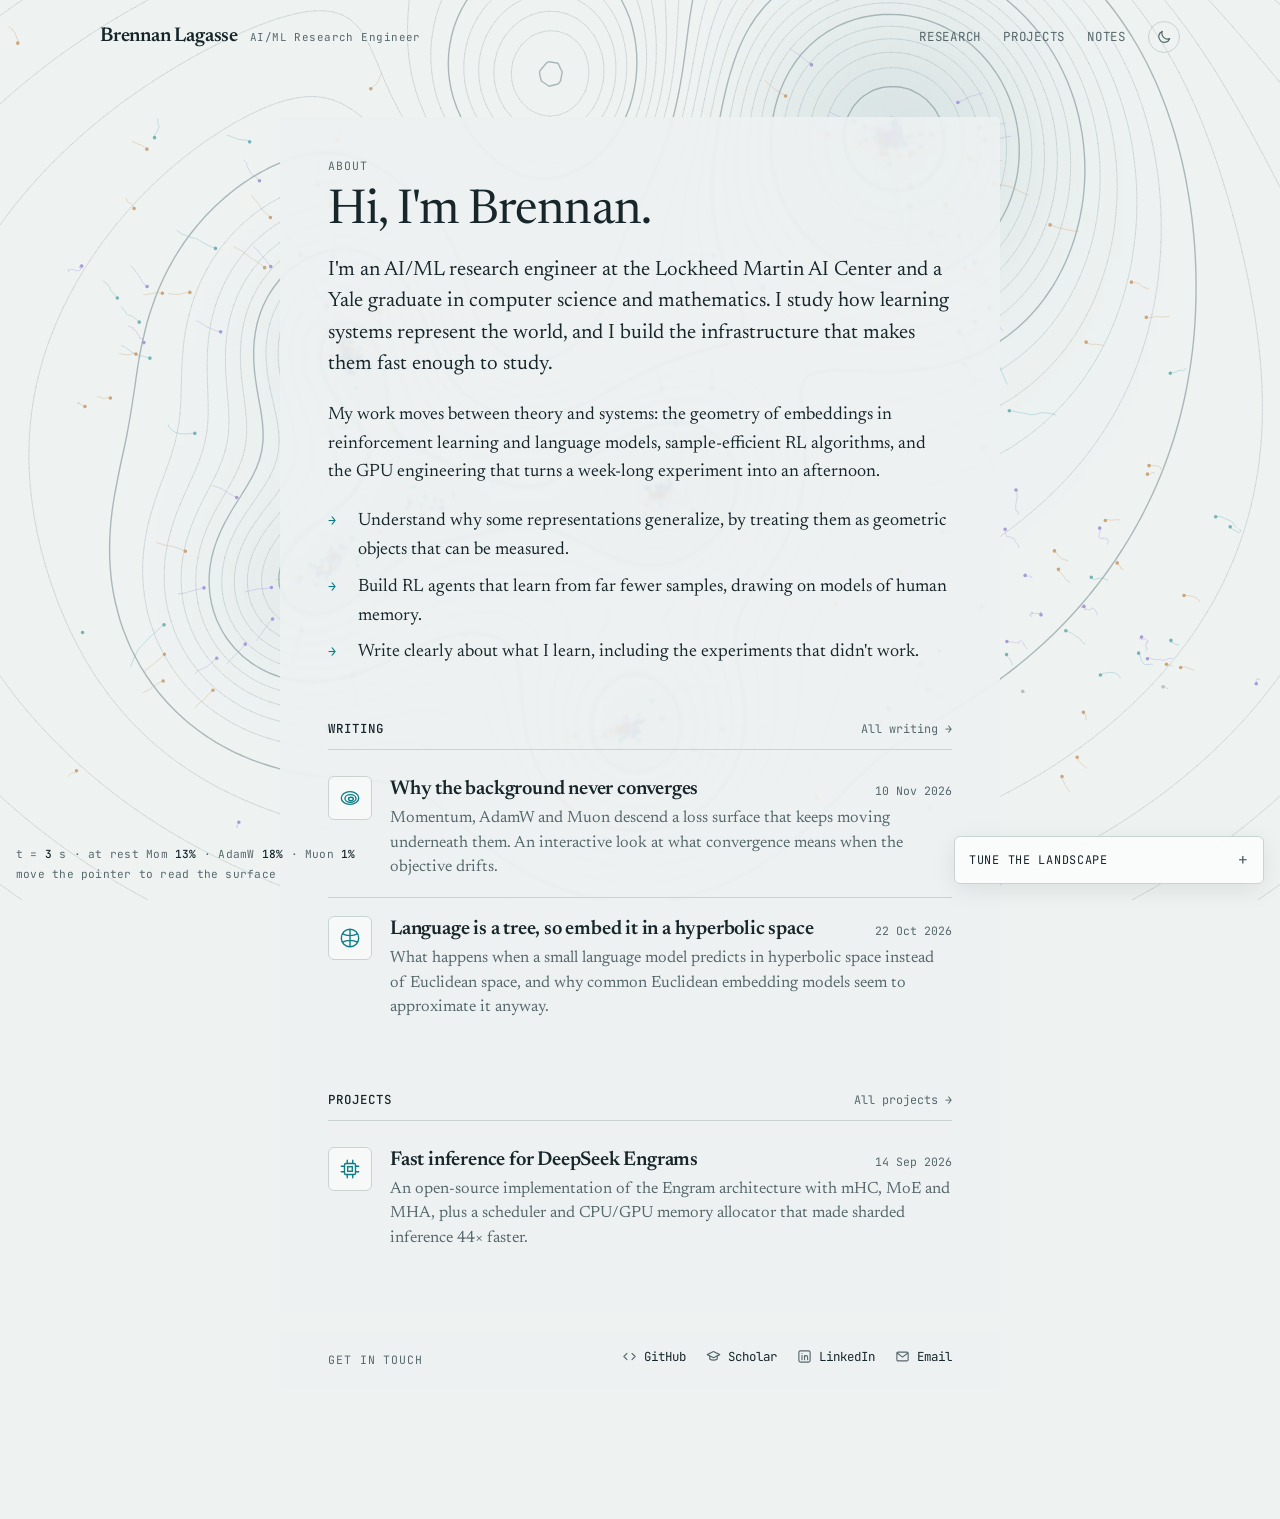
<file: index.html>
<!doctype html>
<html lang="en">
<head>
<meta charset="utf-8">
<meta name="viewport" content="width=device-width, initial-scale=1, viewport-fit=cover">
<title>Brennan Lagasse</title>
<meta name="description" content="Brennan Lagasse: AI/ML research engineer working on reinforcement learning, representation geometry and ML systems.">
<link rel="preconnect" href="https://fonts.googleapis.com">
<link rel="preconnect" href="https://fonts.gstatic.com" crossorigin>
<link rel="stylesheet" href="https://fonts.googleapis.com/css2?family=Newsreader:ital,opsz,wght@0,6..72,400;0,6..72,600;1,6..72,400&family=JetBrains+Mono:wght@400;500&display=swap">
<link rel="stylesheet" href="assets/site.css">
<script src="assets/theme.js"></script>
</head>
<body class="has-panel">

<canvas id="field" aria-hidden="true"></canvas>

<div class="site">
  <header class="nav">
    <a class="wordmark" href="index.html">Brennan Lagasse <small>AI/ML Research Engineer</small></a>
    <div class="nav-right">
      <nav aria-label="Primary">
        <ul>
          <li><a href="research.html">Research</a></li>
          <li><a href="projects.html">Projects</a></li>
          <li><a href="notes.html">Notes</a></li>
        </ul>
      </nav>
      <button type="button" class="theme-toggle" id="theme-toggle" aria-label="Switch to dark mode">
        <svg id="icon-moon" viewBox="0 0 24 24" fill="none" stroke="currentColor" stroke-width="1.8" stroke-linecap="round" stroke-linejoin="round" aria-hidden="true"><path d="M20.5 14.5A8.5 8.5 0 0 1 9.5 3.5a8.5 8.5 0 1 0 11 11z"/></svg>
        <svg id="icon-sun" viewBox="0 0 24 24" fill="none" stroke="currentColor" stroke-width="1.8" stroke-linecap="round" aria-hidden="true" hidden><circle cx="12" cy="12" r="4"/><path d="M12 2.5v2.2M12 19.3v2.2M2.5 12h2.2M19.3 12h2.2M5.3 5.3l1.6 1.6M17.1 17.1l1.6 1.6M5.3 18.7l1.6-1.6M17.1 6.9l1.6-1.6"/></svg>
      </button>
    </div>
  </header>

  <main class="column">
    <!-- About -->
    <section class="hero" aria-labelledby="hi">
      <p class="eyebrow">About</p>
      <h1 id="hi">Hi, I'm Brennan.</h1>
      <p class="lede">I'm an AI/ML research engineer at the Lockheed Martin AI Center and a Yale graduate in computer science and mathematics. I study how learning systems represent the world, and I build the infrastructure that makes them fast enough to study.</p>
      <p>My work moves between theory and systems: the geometry of embeddings in reinforcement learning and language models, sample-efficient RL algorithms, and the GPU engineering that turns a week-long experiment into an afternoon.</p>
      <ul class="objectives">
        <li>Understand why some representations generalize, by treating them as geometric objects that can be measured.</li>
        <li>Build RL agents that learn from far fewer samples, drawing on models of human memory.</li>
        <li>Write clearly about what I learn, including the experiments that didn't work.</li>
      </ul>
    </section>

    <!-- Writing -->
    <section class="section" aria-labelledby="writing">
      <div class="section-head">
        <h2 id="writing">Writing</h2>
        <a href="notes.html">All writing →</a>
      </div>
      <ul class="entries">
        <li>
          <a class="entry" href="notes/why-the-background-never-converges.html">
            <span class="entry-icon" aria-hidden="true">
              <svg viewBox="0 0 24 24" fill="none" stroke="currentColor" stroke-width="1.5"><ellipse cx="12" cy="12" rx="9.5" ry="7"/><ellipse cx="12.5" cy="12.5" rx="6" ry="4.2"/><ellipse cx="13" cy="13" rx="2.6" ry="1.8"/></svg>
            </span>
            <h3 class="entry-title">Why the background never converges</h3>
            <time class="entry-date" datetime="2026-11-10">10 Nov 2026</time>
            <p class="entry-blurb">Momentum, AdamW and Muon descend a loss surface that keeps moving underneath them. An interactive look at what convergence means when the objective drifts.</p>
          </a>
        </li>
        <li>
          <a class="entry" href="research/hyperbolic-language-models.html">
            <span class="entry-icon" aria-hidden="true">
              <svg viewBox="0 0 24 24" fill="none" stroke="currentColor" stroke-width="1.5"><circle cx="12" cy="12" r="9.5"/><path d="M12 2.5v19M4 7.5c4 2.5 12 2.5 16 0M4 16.5c4-2.5 12-2.5 16 0"/></svg>
            </span>
            <h3 class="entry-title">Language is a tree, so embed it in a hyperbolic space</h3>
            <time class="entry-date" datetime="2026-10-22">22 Oct 2026</time>
            <p class="entry-blurb">What happens when a small language model predicts in hyperbolic space instead of Euclidean space, and why common Euclidean embedding models seem to approximate it anyway.</p>
          </a>
        </li>
      </ul>
    </section>

    <!-- Projects -->
    <section class="section" aria-labelledby="projects">
      <div class="section-head">
        <h2 id="projects">Projects</h2>
        <a href="projects.html">All projects →</a>
      </div>
      <ul class="entries">
        <li>
          <a class="entry" href="projects/engram-inference.html">
            <span class="entry-icon" aria-hidden="true">
              <svg viewBox="0 0 24 24" fill="none" stroke="currentColor" stroke-width="1.5" stroke-linecap="round"><rect x="6" y="6" width="12" height="12" rx="1.5"/><rect x="9.5" y="9.5" width="5" height="5"/><path d="M9 2.5V6M15 2.5V6M9 18v3.5M15 18v3.5M2.5 9H6M2.5 15H6M18 9h3.5M18 15h3.5"/></svg>
            </span>
            <h3 class="entry-title">Fast inference for DeepSeek Engrams</h3>
            <time class="entry-date" datetime="2026-09-14">14 Sep 2026</time>
            <p class="entry-blurb">An open-source implementation of the Engram architecture with mHC, MoE and MHA, plus a scheduler and CPU/GPU memory allocator that made sharded inference 44× faster.</p>
          </a>
        </li>
      </ul>
    </section>
  </main>

  <footer class="contact" aria-label="Contact">
    <span class="contact-label">Get in touch</span>
    <ul>
      <li><a href="https://github.com/BrennanLagasse" target="_blank"><svg viewBox="0 0 24 24" fill="none" stroke="currentColor" stroke-width="1.8" stroke-linecap="round" stroke-linejoin="round" aria-hidden="true"><path d="M8 7l-5 5 5 5M16 7l5 5-5 5"/></svg>GitHub</a></li>
      <li><a href="https://scholar.google.com/citations?hl=en&amp;user=bope0coAAAAJ" target="_blank"><svg viewBox="0 0 24 24" fill="none" stroke="currentColor" stroke-width="1.8" stroke-linecap="round" stroke-linejoin="round" aria-hidden="true"><path d="M2 9l10-5 10 5-10 5z"/><path d="M6 11v5c3 2.5 9 2.5 12 0v-5"/></svg>Scholar</a></li>
      <li><a href="https://www.linkedin.com/in/brennan-lagasse" target="_blank"><svg viewBox="0 0 24 24" fill="none" stroke="currentColor" stroke-width="1.8" stroke-linecap="round" stroke-linejoin="round" aria-hidden="true"><rect x="3" y="3" width="18" height="18" rx="2.5"/><path d="M8 10.5V17M8 7.2v.1M12 17v-6.5M12 13.5c0-2 1.3-3 2.7-3s2.3 1 2.3 3V17"/></svg>LinkedIn</a></li>
      <li><a href="mailto:brennan.lagasse@yale.edu"><svg viewBox="0 0 24 24" fill="none" stroke="currentColor" stroke-width="1.8" stroke-linecap="round" stroke-linejoin="round" aria-hidden="true"><rect x="3" y="5" width="18" height="14" rx="2"/><path d="M3.5 6.5L12 13l8.5-6.5"/></svg>Email</a></li>
    </ul>
  </footer>
</div>

<div class="hud" id="hud" aria-live="off">
  <span>t = <b id="h-t">0</b> s · at rest <span id="h-rest"><b>0%</b></span></span>
  <span id="h-cursor">move the pointer to read the surface</span>
</div>

<!-- Starts collapsed; add the "open" attribute to start expanded. -->
<details class="panel" id="panel">
  <summary>Tune the landscape</summary>
  <div class="panel-body">
    <div class="group">
      <span class="group-label" id="lbl-opt">Optimizer</span>
      <div class="seg grid2" role="group" aria-labelledby="lbl-opt">
        <button type="button" data-opt="0" aria-pressed="false"><i class="dot mom"></i>Momentum GD</button>
        <button type="button" data-opt="1" aria-pressed="false"><i class="dot adam"></i>AdamW</button>
        <button type="button" data-opt="2" aria-pressed="false"><i class="dot muon"></i>Muon</button>
        <button type="button" data-opt="3" aria-pressed="true">Compare all</button>
      </div>
    </div>
    <p class="rule" id="rule"></p>

    <div class="row">
      <label for="c-n">Optimizers <output id="o-n"></output></label>
      <input type="range" id="c-n" min="60" max="1500" step="30" value="420">
    </div>
    <div class="row">
      <label for="c-drift">Landscape drift <output id="o-drift"></output></label>
      <input type="range" id="c-drift" min="0" max="4" step="0.1" value="1">
    </div>
    <div class="row">
      <label for="c-lr">Learning rate <output id="o-lr"></output></label>
      <input type="range" id="c-lr" min="0.1" max="3" step="0.1" value="1">
    </div>
    <div class="row">
      <label for="c-beta"><span id="beta-name">Momentum β</span> <output id="o-beta"></output></label>
      <input type="range" id="c-beta" min="0" max="0.97" step="0.01" value="0.9">
    </div>
    <div class="row" id="row-wd">
      <label for="c-wd">Weight decay λ (AdamW) <output id="o-wd"></output></label>
      <input type="range" id="c-wd" min="0" max="0.5" step="0.01" value="0.1">
    </div>
    <div class="row">
      <label for="c-temp">Gradient noise <output id="o-temp"></output></label>
      <input type="range" id="c-temp" min="0" max="1" step="0.05" value="0.3">
    </div>

    <div class="group">
      <span class="group-label" id="lbl-view">View</span>
      <div class="seg" role="group" aria-labelledby="lbl-view">
        <button type="button" id="v-bg" aria-pressed="true">Background</button>
        <button type="button" id="v-show" aria-pressed="false">Showcase</button>
      </div>
    </div>
    <div class="btns">
      <button type="button" id="b-play">Pause</button>
      <button type="button" id="b-seed">New landscape</button>
    </div>
  </div>
</details>

<script src="assets/basins.js"></script>
</body>
</html>
</file>
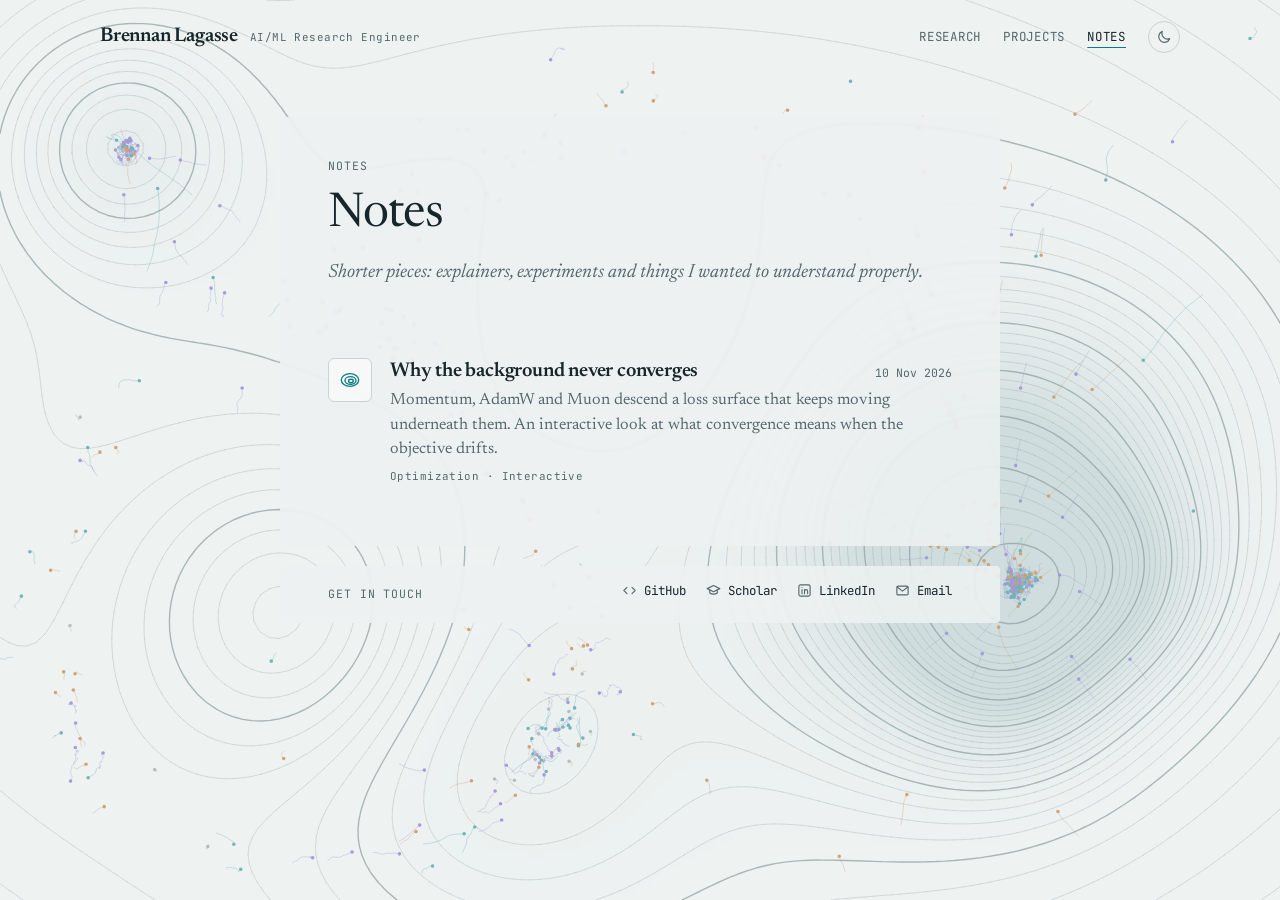
<file: notes.html>
<!doctype html>
<html lang="en">
<head>
<meta charset="utf-8">
<meta name="viewport" content="width=device-width, initial-scale=1, viewport-fit=cover">
<title>Notes · Brennan Lagasse</title>
<link rel="preconnect" href="https://fonts.googleapis.com">
<link rel="preconnect" href="https://fonts.gstatic.com" crossorigin>
<link rel="stylesheet" href="https://fonts.googleapis.com/css2?family=Newsreader:ital,opsz,wght@0,6..72,400;0,6..72,600;1,6..72,400&family=JetBrains+Mono:wght@400;500&display=swap">
<link rel="stylesheet" href="assets/site.css">
<script src="assets/theme.js"></script>
</head>
<body>

<canvas id="field" aria-hidden="true"></canvas>

<div class="site">
  <header class="nav">
    <a class="wordmark" href="index.html">Brennan Lagasse <small>AI/ML Research Engineer</small></a>
    <div class="nav-right">
      <nav aria-label="Primary">
        <ul>
          <li><a href="research.html">Research</a></li>
          <li><a href="projects.html">Projects</a></li>
          <li><a href="notes.html" aria-current="page">Notes</a></li>
        </ul>
      </nav>
      <button type="button" class="theme-toggle" id="theme-toggle" aria-label="Switch to dark mode">
        <svg id="icon-moon" viewBox="0 0 24 24" fill="none" stroke="currentColor" stroke-width="1.8" stroke-linecap="round" stroke-linejoin="round" aria-hidden="true"><path d="M20.5 14.5A8.5 8.5 0 0 1 9.5 3.5a8.5 8.5 0 1 0 11 11z"/></svg>
        <svg id="icon-sun" viewBox="0 0 24 24" fill="none" stroke="currentColor" stroke-width="1.8" stroke-linecap="round" aria-hidden="true" hidden><circle cx="12" cy="12" r="4"/><path d="M12 2.5v2.2M12 19.3v2.2M2.5 12h2.2M19.3 12h2.2M5.3 5.3l1.6 1.6M17.1 17.1l1.6 1.6M5.3 18.7l1.6-1.6M17.1 6.9l1.6-1.6"/></svg>
      </button>
    </div>
  </header>

  <main class="column">
    <p class="eyebrow">Notes</p>
    <h1>Notes</h1>
    <p class="dek">Shorter pieces: explainers, experiments and things I wanted to understand properly.</p>

    <section class="section" aria-label="Notes">
      <ul class="entries">
        <li>
          <a class="entry" href="notes/why-the-background-never-converges.html">
            <span class="entry-icon" aria-hidden="true">
              <svg viewBox="0 0 24 24" fill="none" stroke="currentColor" stroke-width="1.5"><ellipse cx="12" cy="12" rx="9.5" ry="7"/><ellipse cx="12.5" cy="12.5" rx="6" ry="4.2"/><ellipse cx="13" cy="13" rx="2.6" ry="1.8"/></svg>
            </span>
            <h3 class="entry-title">Why the background never converges</h3>
            <time class="entry-date" datetime="2026-11-10">10 Nov 2026</time>
            <p class="entry-blurb">Momentum, AdamW and Muon descend a loss surface that keeps moving underneath them. An interactive look at what convergence means when the objective drifts.<span class="entry-tags">Optimization · Interactive</span></p>
          </a>
        </li>
      </ul>
    </section>
  </main>

  <footer class="contact" aria-label="Contact">
    <span class="contact-label">Get in touch</span>
    <ul>
      <li><a href="https://github.com/BrennanLagasse"><svg viewBox="0 0 24 24" fill="none" stroke="currentColor" stroke-width="1.8" stroke-linecap="round" stroke-linejoin="round" aria-hidden="true"><path d="M8 7l-5 5 5 5M16 7l5 5-5 5"/></svg>GitHub</a></li>
      <li><a href="https://scholar.google.com/citations?hl=en&amp;user=bope0coAAAAJ"><svg viewBox="0 0 24 24" fill="none" stroke="currentColor" stroke-width="1.8" stroke-linecap="round" stroke-linejoin="round" aria-hidden="true"><path d="M2 9l10-5 10 5-10 5z"/><path d="M6 11v5c3 2.5 9 2.5 12 0v-5"/></svg>Scholar</a></li>
      <li><a href="https://www.linkedin.com/in/brennan-lagasse"><svg viewBox="0 0 24 24" fill="none" stroke="currentColor" stroke-width="1.8" stroke-linecap="round" stroke-linejoin="round" aria-hidden="true"><rect x="3" y="3" width="18" height="18" rx="2.5"/><path d="M8 10.5V17M8 7.2v.1M12 17v-6.5M12 13.5c0-2 1.3-3 2.7-3s2.3 1 2.3 3V17"/></svg>LinkedIn</a></li>
      <li><a href="mailto:brennan.lagasse@yale.edu"><svg viewBox="0 0 24 24" fill="none" stroke="currentColor" stroke-width="1.8" stroke-linecap="round" stroke-linejoin="round" aria-hidden="true"><rect x="3" y="5" width="18" height="14" rx="2"/><path d="M3.5 6.5L12 13l8.5-6.5"/></svg>Email</a></li>
    </ul>
  </footer>
</div>

<script src="assets/basins.js"></script>
</body>
</html>
</file>
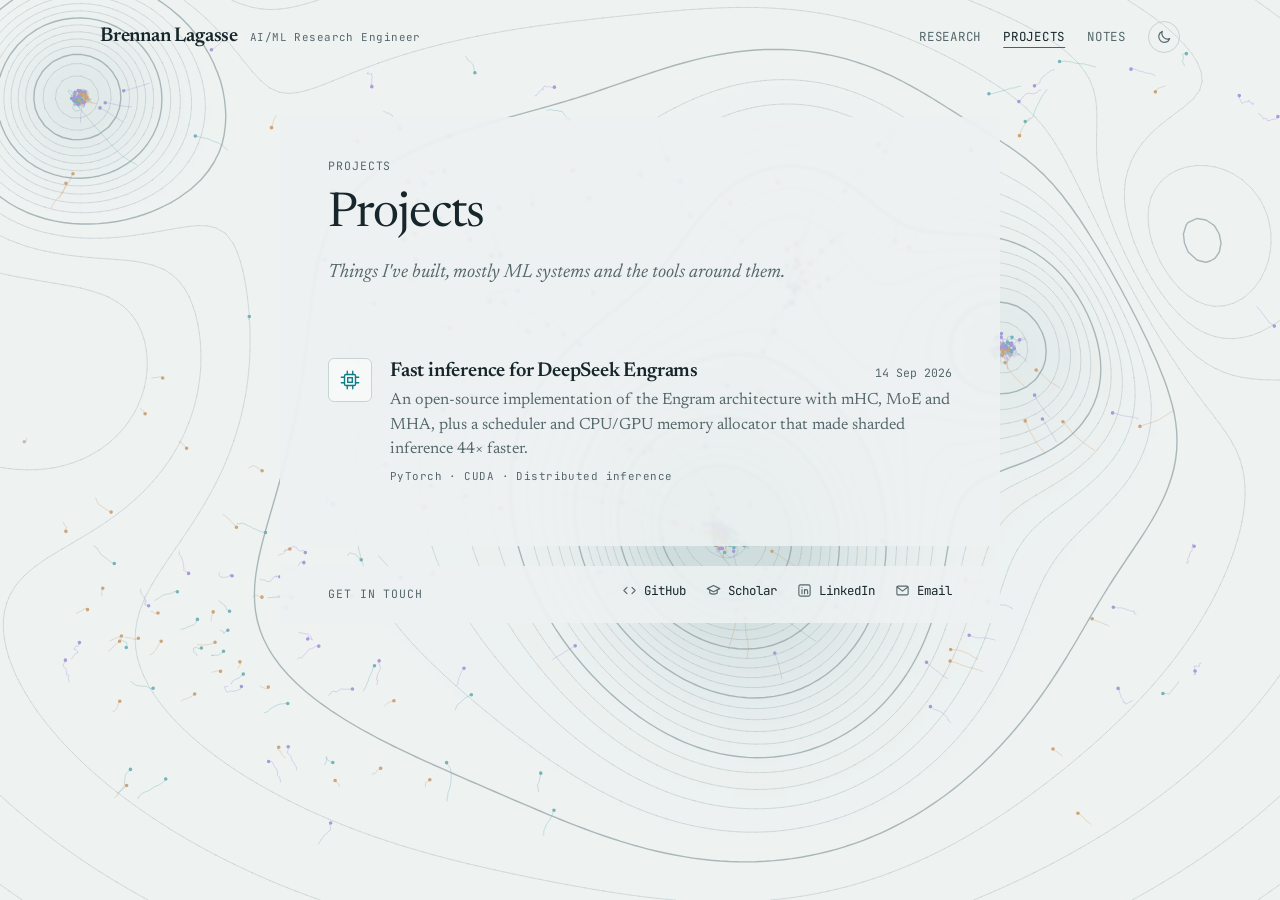
<file: projects.html>
<!doctype html>
<html lang="en">
<head>
<meta charset="utf-8">
<meta name="viewport" content="width=device-width, initial-scale=1, viewport-fit=cover">
<title>Projects · Brennan Lagasse</title>
<link rel="preconnect" href="https://fonts.googleapis.com">
<link rel="preconnect" href="https://fonts.gstatic.com" crossorigin>
<link rel="stylesheet" href="https://fonts.googleapis.com/css2?family=Newsreader:ital,opsz,wght@0,6..72,400;0,6..72,600;1,6..72,400&family=JetBrains+Mono:wght@400;500&display=swap">
<link rel="stylesheet" href="assets/site.css">
<script src="assets/theme.js"></script>
</head>
<body>

<canvas id="field" aria-hidden="true"></canvas>

<div class="site">
  <header class="nav">
    <a class="wordmark" href="index.html">Brennan Lagasse <small>AI/ML Research Engineer</small></a>
    <div class="nav-right">
      <nav aria-label="Primary">
        <ul>
          <li><a href="research.html">Research</a></li>
          <li><a href="projects.html" aria-current="page">Projects</a></li>
          <li><a href="notes.html">Notes</a></li>
        </ul>
      </nav>
      <button type="button" class="theme-toggle" id="theme-toggle" aria-label="Switch to dark mode">
        <svg id="icon-moon" viewBox="0 0 24 24" fill="none" stroke="currentColor" stroke-width="1.8" stroke-linecap="round" stroke-linejoin="round" aria-hidden="true"><path d="M20.5 14.5A8.5 8.5 0 0 1 9.5 3.5a8.5 8.5 0 1 0 11 11z"/></svg>
        <svg id="icon-sun" viewBox="0 0 24 24" fill="none" stroke="currentColor" stroke-width="1.8" stroke-linecap="round" aria-hidden="true" hidden><circle cx="12" cy="12" r="4"/><path d="M12 2.5v2.2M12 19.3v2.2M2.5 12h2.2M19.3 12h2.2M5.3 5.3l1.6 1.6M17.1 17.1l1.6 1.6M5.3 18.7l1.6-1.6M17.1 6.9l1.6-1.6"/></svg>
      </button>
    </div>
  </header>

  <main class="column">
    <p class="eyebrow">Projects</p>
    <h1>Projects</h1>
    <p class="dek">Things I've built, mostly ML systems and the tools around them.</p>

    <section class="section" aria-label="Project entries">
      <ul class="entries">
        <li>
          <a class="entry" href="projects/engram-inference.html">
            <span class="entry-icon" aria-hidden="true">
              <svg viewBox="0 0 24 24" fill="none" stroke="currentColor" stroke-width="1.5" stroke-linecap="round"><rect x="6" y="6" width="12" height="12" rx="1.5"/><rect x="9.5" y="9.5" width="5" height="5"/><path d="M9 2.5V6M15 2.5V6M9 18v3.5M15 18v3.5M2.5 9H6M2.5 15H6M18 9h3.5M18 15h3.5"/></svg>
            </span>
            <h3 class="entry-title">Fast inference for DeepSeek Engrams</h3>
            <time class="entry-date" datetime="2026-09-14">14 Sep 2026</time>
            <p class="entry-blurb">An open-source implementation of the Engram architecture with mHC, MoE and MHA, plus a scheduler and CPU/GPU memory allocator that made sharded inference 44× faster.<span class="entry-tags">PyTorch · CUDA · Distributed inference</span></p>
          </a>
        </li>
      </ul>
    </section>
  </main>

  <footer class="contact" aria-label="Contact">
    <span class="contact-label">Get in touch</span>
    <ul>
      <li><a href="https://github.com/BrennanLagasse"><svg viewBox="0 0 24 24" fill="none" stroke="currentColor" stroke-width="1.8" stroke-linecap="round" stroke-linejoin="round" aria-hidden="true"><path d="M8 7l-5 5 5 5M16 7l5 5-5 5"/></svg>GitHub</a></li>
      <li><a href="https://scholar.google.com/citations?hl=en&amp;user=bope0coAAAAJ"><svg viewBox="0 0 24 24" fill="none" stroke="currentColor" stroke-width="1.8" stroke-linecap="round" stroke-linejoin="round" aria-hidden="true"><path d="M2 9l10-5 10 5-10 5z"/><path d="M6 11v5c3 2.5 9 2.5 12 0v-5"/></svg>Scholar</a></li>
      <li><a href="https://www.linkedin.com/in/brennan-lagasse"><svg viewBox="0 0 24 24" fill="none" stroke="currentColor" stroke-width="1.8" stroke-linecap="round" stroke-linejoin="round" aria-hidden="true"><rect x="3" y="3" width="18" height="18" rx="2.5"/><path d="M8 10.5V17M8 7.2v.1M12 17v-6.5M12 13.5c0-2 1.3-3 2.7-3s2.3 1 2.3 3V17"/></svg>LinkedIn</a></li>
      <li><a href="mailto:brennan.lagasse@yale.edu"><svg viewBox="0 0 24 24" fill="none" stroke="currentColor" stroke-width="1.8" stroke-linecap="round" stroke-linejoin="round" aria-hidden="true"><rect x="3" y="5" width="18" height="14" rx="2"/><path d="M3.5 6.5L12 13l8.5-6.5"/></svg>Email</a></li>
    </ul>
  </footer>
</div>

<script src="assets/basins.js"></script>
</body>
</html>
</file>
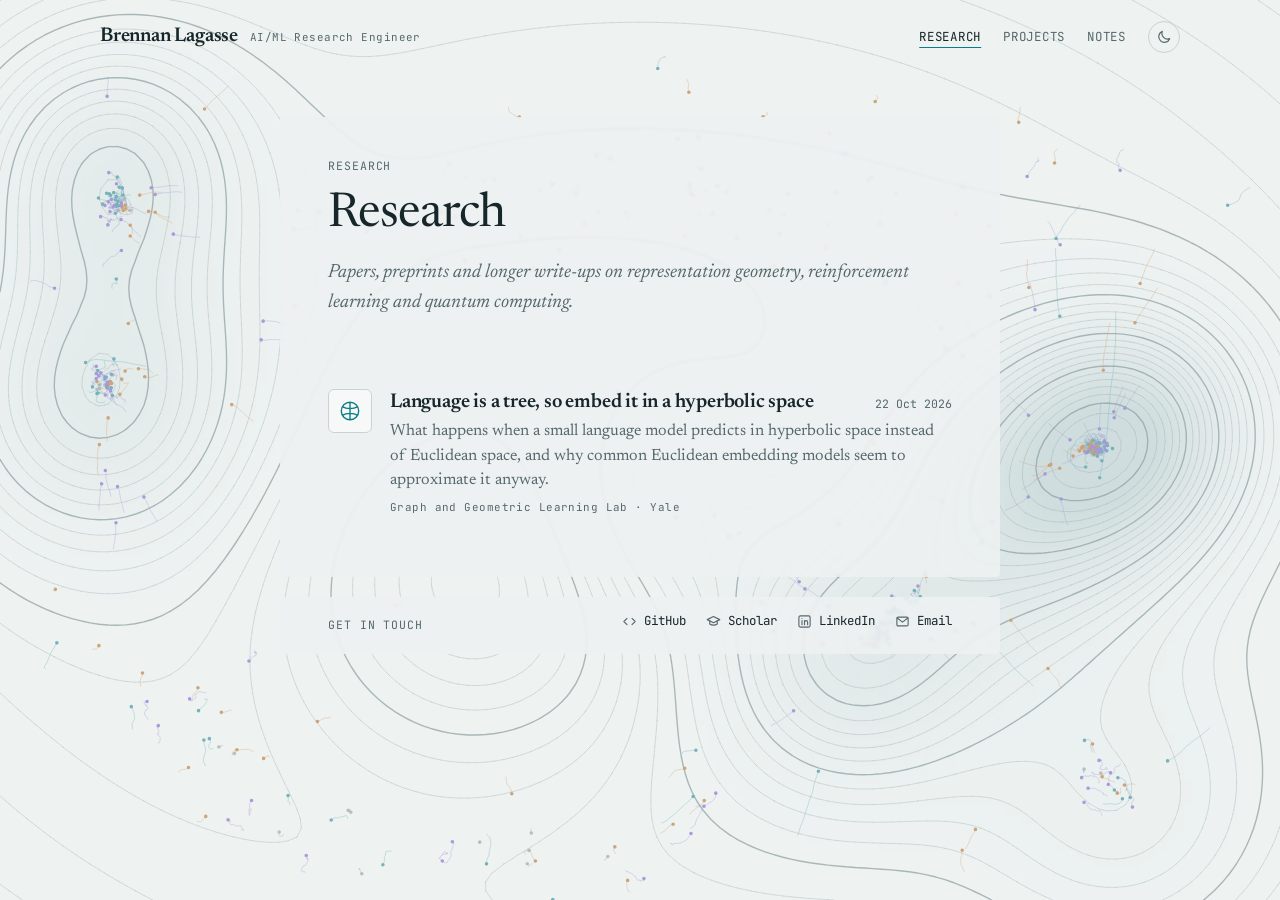
<file: research.html>
<!doctype html>
<html lang="en">
<head>
<meta charset="utf-8">
<meta name="viewport" content="width=device-width, initial-scale=1, viewport-fit=cover">
<title>Research · Brennan Lagasse</title>
<link rel="preconnect" href="https://fonts.googleapis.com">
<link rel="preconnect" href="https://fonts.gstatic.com" crossorigin>
<link rel="stylesheet" href="https://fonts.googleapis.com/css2?family=Newsreader:ital,opsz,wght@0,6..72,400;0,6..72,600;1,6..72,400&family=JetBrains+Mono:wght@400;500&display=swap">
<link rel="stylesheet" href="assets/site.css">
<script src="assets/theme.js"></script>
</head>
<body>

<canvas id="field" aria-hidden="true"></canvas>

<div class="site">
  <header class="nav">
    <a class="wordmark" href="index.html">Brennan Lagasse <small>AI/ML Research Engineer</small></a>
    <div class="nav-right">
      <nav aria-label="Primary">
        <ul>
          <li><a href="research.html" aria-current="page">Research</a></li>
          <li><a href="projects.html">Projects</a></li>
          <li><a href="notes.html">Notes</a></li>
        </ul>
      </nav>
      <button type="button" class="theme-toggle" id="theme-toggle" aria-label="Switch to dark mode">
        <svg id="icon-moon" viewBox="0 0 24 24" fill="none" stroke="currentColor" stroke-width="1.8" stroke-linecap="round" stroke-linejoin="round" aria-hidden="true"><path d="M20.5 14.5A8.5 8.5 0 0 1 9.5 3.5a8.5 8.5 0 1 0 11 11z"/></svg>
        <svg id="icon-sun" viewBox="0 0 24 24" fill="none" stroke="currentColor" stroke-width="1.8" stroke-linecap="round" aria-hidden="true" hidden><circle cx="12" cy="12" r="4"/><path d="M12 2.5v2.2M12 19.3v2.2M2.5 12h2.2M19.3 12h2.2M5.3 5.3l1.6 1.6M17.1 17.1l1.6 1.6M5.3 18.7l1.6-1.6M17.1 6.9l1.6-1.6"/></svg>
      </button>
    </div>
  </header>

  <main class="column">
    <p class="eyebrow">Research</p>
    <h1>Research</h1>
    <p class="dek">Papers, preprints and longer write-ups on representation geometry, reinforcement learning and quantum computing.</p>

    <section class="section" aria-label="Research entries">
      <ul class="entries">
        <li>
          <a class="entry" href="research/hyperbolic-language-models.html">
            <span class="entry-icon" aria-hidden="true">
              <svg viewBox="0 0 24 24" fill="none" stroke="currentColor" stroke-width="1.5"><circle cx="12" cy="12" r="9.5"/><path d="M12 2.5v19M4 7.5c4 2.5 12 2.5 16 0M4 16.5c4-2.5 12-2.5 16 0"/></svg>
            </span>
            <h3 class="entry-title">Language is a tree, so embed it in a hyperbolic space</h3>
            <time class="entry-date" datetime="2026-10-22">22 Oct 2026</time>
            <p class="entry-blurb">What happens when a small language model predicts in hyperbolic space instead of Euclidean space, and why common Euclidean embedding models seem to approximate it anyway.<span class="entry-tags">Graph and Geometric Learning Lab · Yale</span></p>
          </a>
        </li>
      </ul>
    </section>
  </main>

  <footer class="contact" aria-label="Contact">
    <span class="contact-label">Get in touch</span>
    <ul>
      <li><a href="https://github.com/BrennanLagasse"><svg viewBox="0 0 24 24" fill="none" stroke="currentColor" stroke-width="1.8" stroke-linecap="round" stroke-linejoin="round" aria-hidden="true"><path d="M8 7l-5 5 5 5M16 7l5 5-5 5"/></svg>GitHub</a></li>
      <li><a href="https://scholar.google.com/citations?hl=en&amp;user=bope0coAAAAJ"><svg viewBox="0 0 24 24" fill="none" stroke="currentColor" stroke-width="1.8" stroke-linecap="round" stroke-linejoin="round" aria-hidden="true"><path d="M2 9l10-5 10 5-10 5z"/><path d="M6 11v5c3 2.5 9 2.5 12 0v-5"/></svg>Scholar</a></li>
      <li><a href="https://www.linkedin.com/in/brennan-lagasse"><svg viewBox="0 0 24 24" fill="none" stroke="currentColor" stroke-width="1.8" stroke-linecap="round" stroke-linejoin="round" aria-hidden="true"><rect x="3" y="3" width="18" height="18" rx="2.5"/><path d="M8 10.5V17M8 7.2v.1M12 17v-6.5M12 13.5c0-2 1.3-3 2.7-3s2.3 1 2.3 3V17"/></svg>LinkedIn</a></li>
      <li><a href="mailto:brennan.lagasse@yale.edu"><svg viewBox="0 0 24 24" fill="none" stroke="currentColor" stroke-width="1.8" stroke-linecap="round" stroke-linejoin="round" aria-hidden="true"><rect x="3" y="5" width="18" height="14" rx="2"/><path d="M3.5 6.5L12 13l8.5-6.5"/></svg>Email</a></li>
    </ul>
  </footer>
</div>

<script src="assets/basins.js"></script>
</body>
</html>
</file>
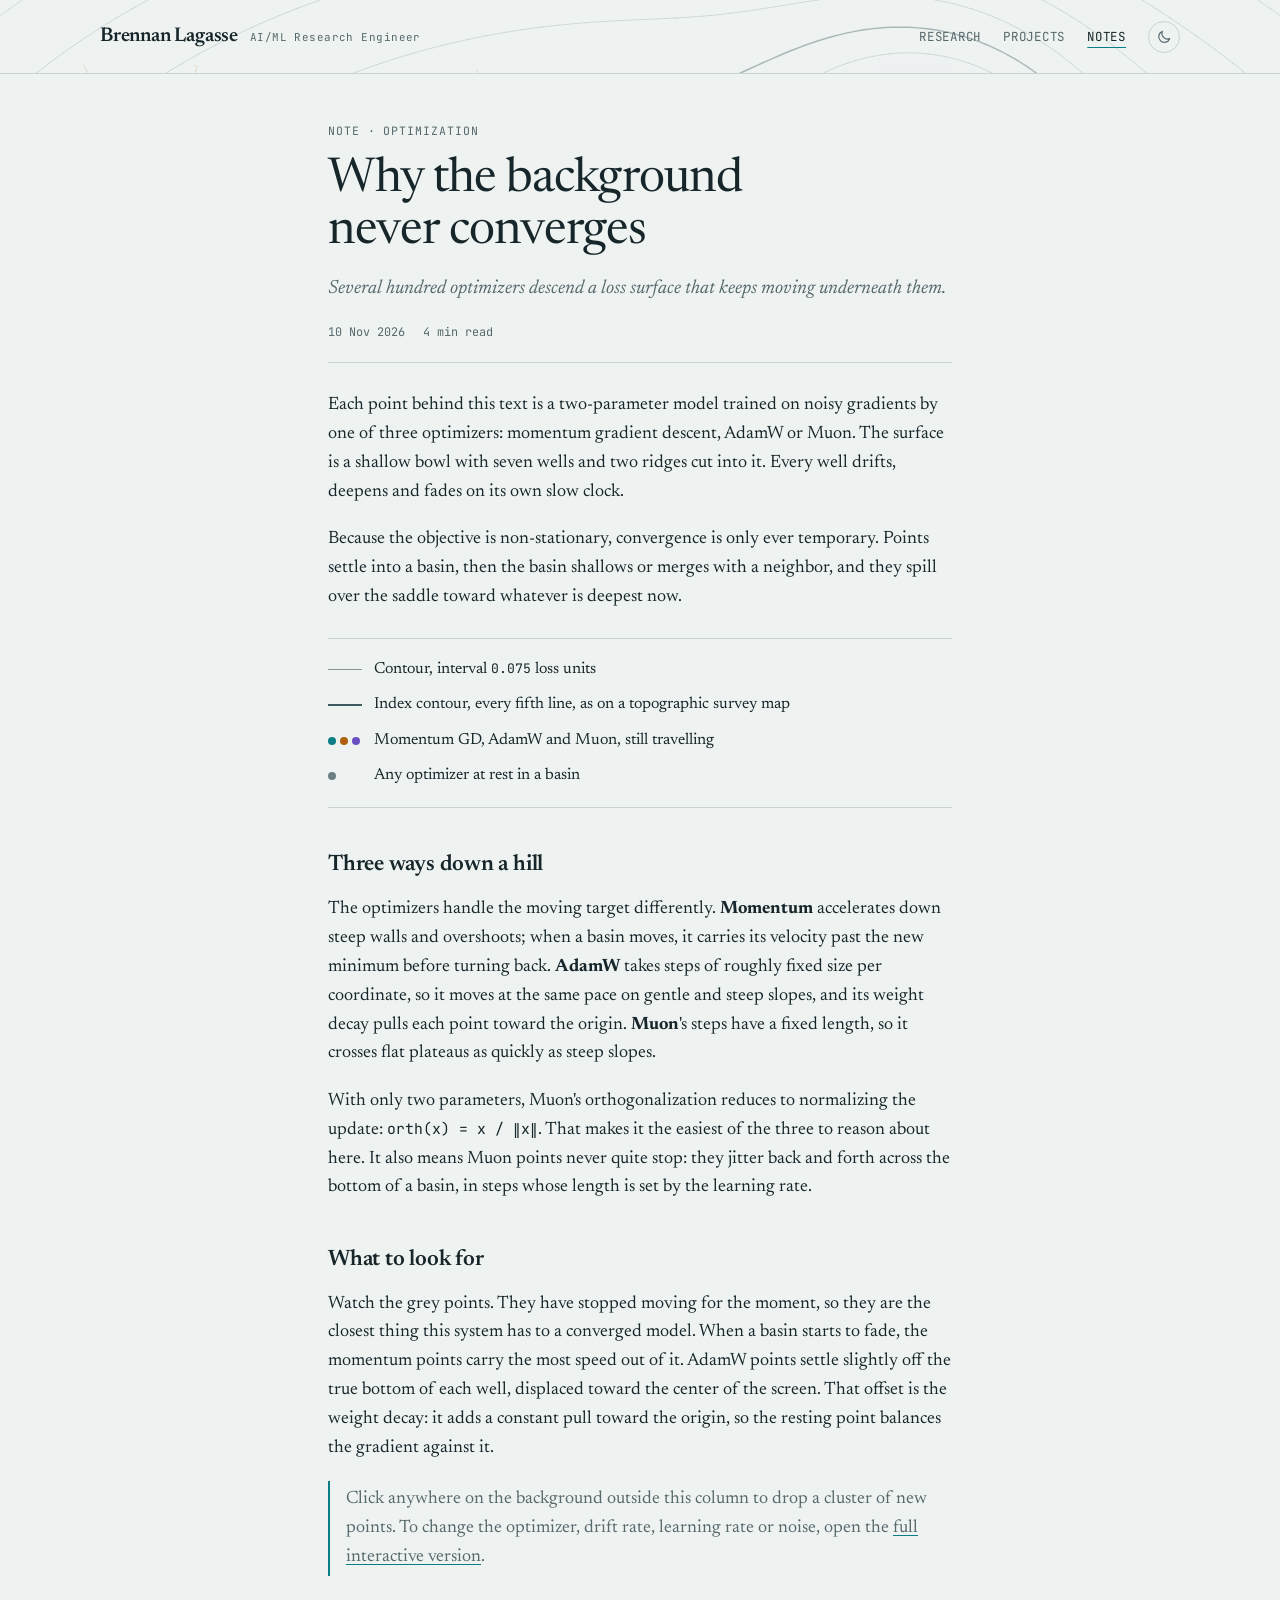
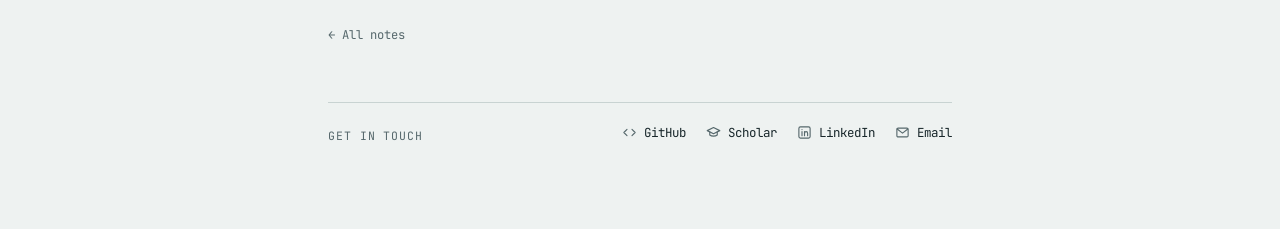
<file: notes/why-the-background-never-converges.html>
<!doctype html>
<html lang="en">
<head>
<meta charset="utf-8">
<meta name="viewport" content="width=device-width, initial-scale=1, viewport-fit=cover">
<title>Why the background never converges · Brennan Lagasse</title>
<meta name="description" content="Momentum, AdamW and Muon descend a loss surface that keeps moving underneath them.">
<link rel="preconnect" href="https://fonts.googleapis.com">
<link rel="preconnect" href="https://fonts.gstatic.com" crossorigin>
<link rel="stylesheet" href="https://fonts.googleapis.com/css2?family=Newsreader:ital,opsz,wght@0,6..72,400;0,6..72,600;1,6..72,400&family=JetBrains+Mono:wght@400;500&display=swap">
<link rel="stylesheet" href="../assets/site.css">
<script src="../assets/theme.js"></script>
</head>
<body class="article-page">

<canvas id="field" aria-hidden="true"></canvas>

<div class="site">
  <header class="nav">
    <a class="wordmark" href="../index.html">Brennan Lagasse <small>AI/ML Research Engineer</small></a>
    <div class="nav-right">
      <nav aria-label="Primary">
        <ul>
          <li><a href="../research.html">Research</a></li>
          <li><a href="../projects.html">Projects</a></li>
          <li><a href="../notes.html" aria-current="page">Notes</a></li>
        </ul>
      </nav>
      <button type="button" class="theme-toggle" id="theme-toggle" aria-label="Switch to dark mode">
        <svg id="icon-moon" viewBox="0 0 24 24" fill="none" stroke="currentColor" stroke-width="1.8" stroke-linecap="round" stroke-linejoin="round" aria-hidden="true"><path d="M20.5 14.5A8.5 8.5 0 0 1 9.5 3.5a8.5 8.5 0 1 0 11 11z"/></svg>
        <svg id="icon-sun" viewBox="0 0 24 24" fill="none" stroke="currentColor" stroke-width="1.8" stroke-linecap="round" aria-hidden="true" hidden><circle cx="12" cy="12" r="4"/><path d="M12 2.5v2.2M12 19.3v2.2M2.5 12h2.2M19.3 12h2.2M5.3 5.3l1.6 1.6M17.1 17.1l1.6 1.6M5.3 18.7l1.6-1.6M17.1 6.9l1.6-1.6"/></svg>
      </button>
    </div>
  </header>

  <div class="sheet">
  <main class="column">
    <article>
      <p class="eyebrow">Note · Optimization</p>
      <h1>Why the background never converges</h1>
      <p class="dek">Several hundred optimizers descend a loss surface that keeps moving underneath them.</p>
      <div class="meta">
        <time datetime="2026-11-10">10 Nov 2026</time>
        <span>4 min read</span>
      </div>

      <div class="prose">
        <p>Each point behind this text is a two-parameter model trained on noisy gradients by one of three optimizers: momentum gradient descent, AdamW or Muon. The surface is a shallow bowl with seven wells and two ridges cut into it. Every well drifts, deepens and fades on its own slow clock.</p>

        <p>Because the objective is non-stationary, convergence is only ever temporary. Points settle into a basin, then the basin shallows or merges with a neighbor, and they spill over the saddle toward whatever is deepest now.</p>

        <div class="legend">
          <div><span class="sw minor"></span><span>Contour, interval <span class="k">0.075</span> loss units</span></div>
          <div><span class="sw major"></span><span>Index contour, every fifth line, as on a topographic survey map</span></div>
          <div><span class="dots"><i class="dot mom"></i><i class="dot adam"></i><i class="dot muon"></i></span><span>Momentum GD, AdamW and Muon, still travelling</span></div>
          <div><span class="dots"><i class="dot rest"></i></span><span>Any optimizer at rest in a basin</span></div>
        </div>

        <h2>Three ways down a hill</h2>
        <p>The optimizers handle the moving target differently. <b>Momentum</b> accelerates down steep walls and overshoots; when a basin moves, it carries its velocity past the new minimum before turning back. <b>AdamW</b> takes steps of roughly fixed size per coordinate, so it moves at the same pace on gentle and steep slopes, and its weight decay pulls each point toward the origin. <b>Muon</b>'s steps have a fixed length, so it crosses flat plateaus as quickly as steep slopes.</p>

        <p>With only two parameters, Muon's orthogonalization reduces to normalizing the update: <span class="k">orth(x) = x / ‖x‖</span>. That makes it the easiest of the three to reason about here. It also means Muon points never quite stop: they jitter back and forth across the bottom of a basin, in steps whose length is set by the learning rate.</p>

        <h2>What to look for</h2>
        <p>Watch the grey points. They have stopped moving for the moment, so they are the closest thing this system has to a converged model. When a basin starts to fade, the momentum points carry the most speed out of it. AdamW points settle slightly off the true bottom of each well, displaced toward the center of the screen. That offset is the weight decay: it adds a constant pull toward the origin, so the resting point balances the gradient against it.</p>

        <p class="callout">Click anywhere on the background outside this column to drop a cluster of new points. To change the optimizer, drift rate, learning rate or noise, open the <a href="../prototypes/drifting-basins.html">full interactive version</a>.</p>
      </div>
    </article>
    <a class="back" href="../notes.html">← All notes</a>
  </main>

  <footer class="contact" aria-label="Contact">
    <span class="contact-label">Get in touch</span>
    <ul>
      <li><a href="https://github.com/BrennanLagasse"><svg viewBox="0 0 24 24" fill="none" stroke="currentColor" stroke-width="1.8" stroke-linecap="round" stroke-linejoin="round" aria-hidden="true"><path d="M8 7l-5 5 5 5M16 7l5 5-5 5"/></svg>GitHub</a></li>
      <li><a href="https://scholar.google.com/citations?hl=en&amp;user=bope0coAAAAJ"><svg viewBox="0 0 24 24" fill="none" stroke="currentColor" stroke-width="1.8" stroke-linecap="round" stroke-linejoin="round" aria-hidden="true"><path d="M2 9l10-5 10 5-10 5z"/><path d="M6 11v5c3 2.5 9 2.5 12 0v-5"/></svg>Scholar</a></li>
      <li><a href="https://www.linkedin.com/in/brennan-lagasse"><svg viewBox="0 0 24 24" fill="none" stroke="currentColor" stroke-width="1.8" stroke-linecap="round" stroke-linejoin="round" aria-hidden="true"><rect x="3" y="3" width="18" height="18" rx="2.5"/><path d="M8 10.5V17M8 7.2v.1M12 17v-6.5M12 13.5c0-2 1.3-3 2.7-3s2.3 1 2.3 3V17"/></svg>LinkedIn</a></li>
      <li><a href="mailto:brennan.lagasse@yale.edu"><svg viewBox="0 0 24 24" fill="none" stroke="currentColor" stroke-width="1.8" stroke-linecap="round" stroke-linejoin="round" aria-hidden="true"><rect x="3" y="5" width="18" height="14" rx="2"/><path d="M3.5 6.5L12 13l8.5-6.5"/></svg>Email</a></li>
    </ul>
  </footer>
  </div>
</div>

<script src="../assets/basins.js"></script>
</body>
</html>
</file>
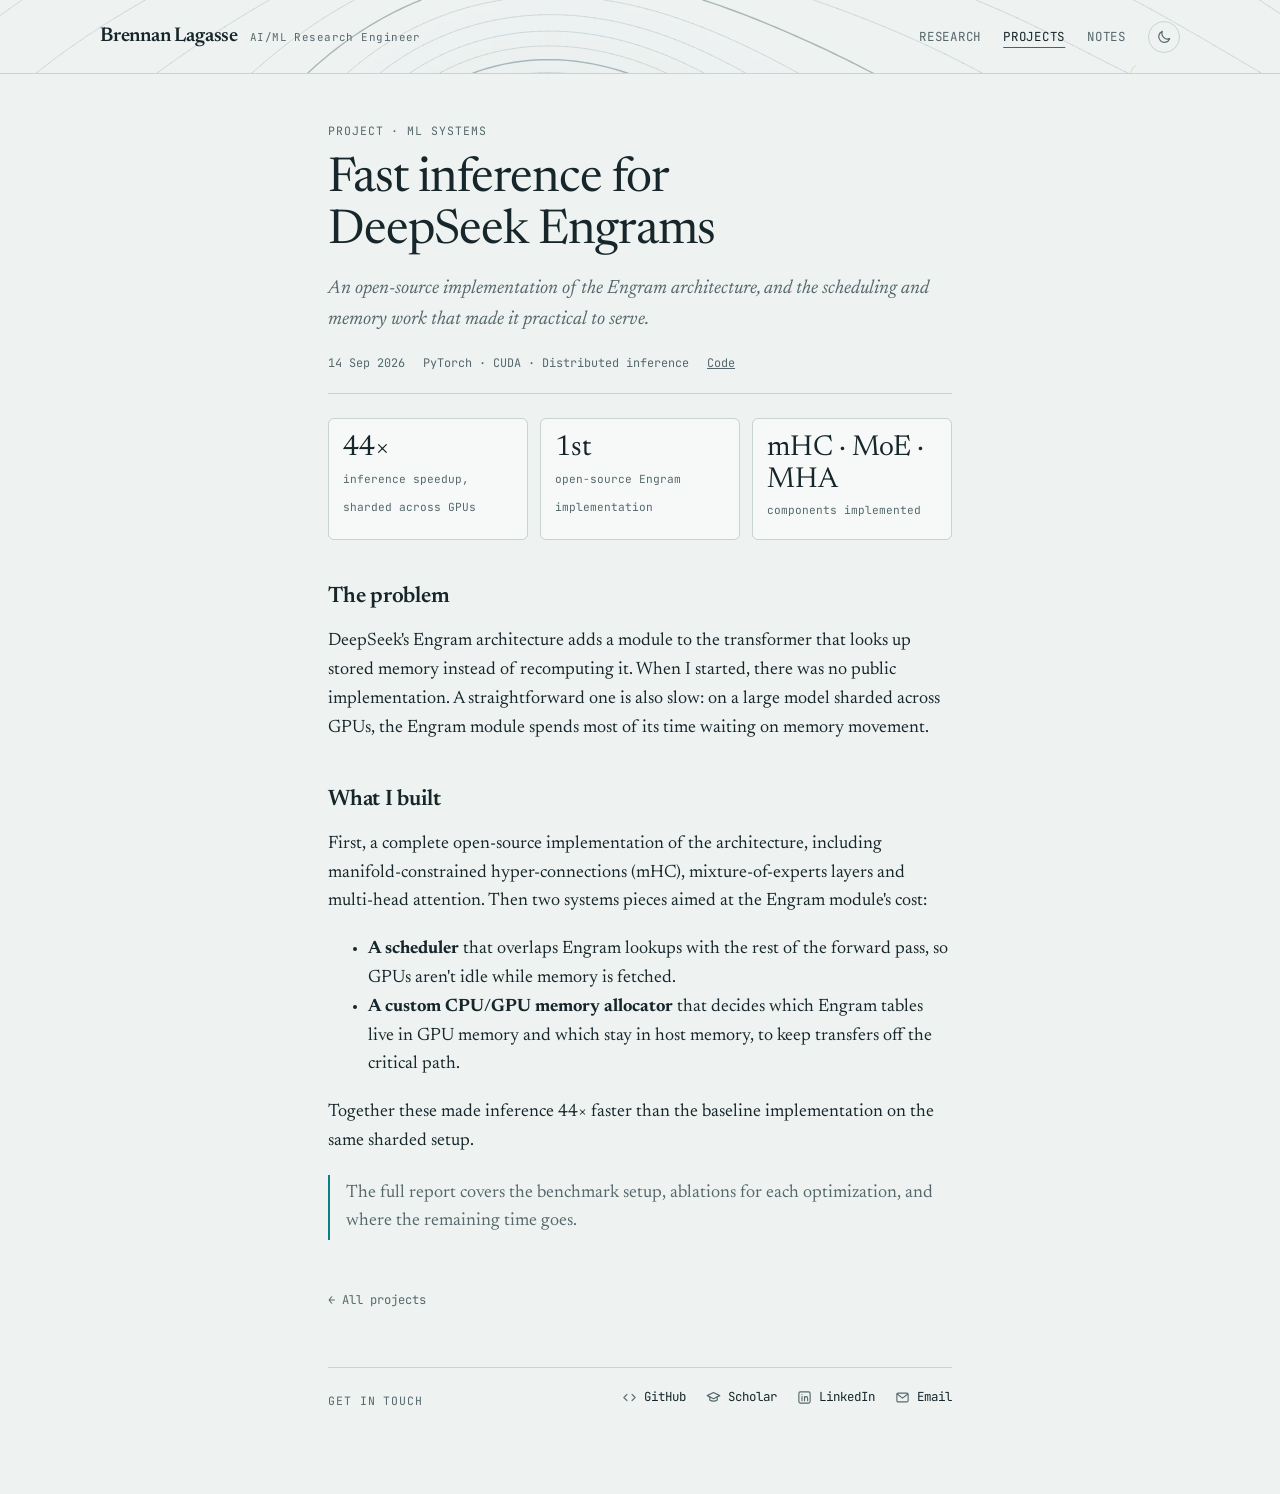
<file: projects/engram-inference.html>
<!doctype html>
<html lang="en">
<head>
<meta charset="utf-8">
<meta name="viewport" content="width=device-width, initial-scale=1, viewport-fit=cover">
<title>Fast inference for DeepSeek Engrams · Brennan Lagasse</title>
<meta name="description" content="An open-source implementation of the DeepSeek Engram architecture, with a scheduler and memory allocator for 44x faster sharded inference.">
<link rel="preconnect" href="https://fonts.googleapis.com">
<link rel="preconnect" href="https://fonts.gstatic.com" crossorigin>
<link rel="stylesheet" href="https://fonts.googleapis.com/css2?family=Newsreader:ital,opsz,wght@0,6..72,400;0,6..72,600;1,6..72,400&family=JetBrains+Mono:wght@400;500&display=swap">
<link rel="stylesheet" href="../assets/site.css">
<script src="../assets/theme.js"></script>
</head>
<body class="article-page">

<canvas id="field" aria-hidden="true"></canvas>

<div class="site">
  <header class="nav">
    <a class="wordmark" href="../index.html">Brennan Lagasse <small>AI/ML Research Engineer</small></a>
    <div class="nav-right">
      <nav aria-label="Primary">
        <ul>
          <li><a href="../research.html">Research</a></li>
          <li><a href="../projects.html" aria-current="page">Projects</a></li>
          <li><a href="../notes.html">Notes</a></li>
        </ul>
      </nav>
      <button type="button" class="theme-toggle" id="theme-toggle" aria-label="Switch to dark mode">
        <svg id="icon-moon" viewBox="0 0 24 24" fill="none" stroke="currentColor" stroke-width="1.8" stroke-linecap="round" stroke-linejoin="round" aria-hidden="true"><path d="M20.5 14.5A8.5 8.5 0 0 1 9.5 3.5a8.5 8.5 0 1 0 11 11z"/></svg>
        <svg id="icon-sun" viewBox="0 0 24 24" fill="none" stroke="currentColor" stroke-width="1.8" stroke-linecap="round" aria-hidden="true" hidden><circle cx="12" cy="12" r="4"/><path d="M12 2.5v2.2M12 19.3v2.2M2.5 12h2.2M19.3 12h2.2M5.3 5.3l1.6 1.6M17.1 17.1l1.6 1.6M5.3 18.7l1.6-1.6M17.1 6.9l1.6-1.6"/></svg>
      </button>
    </div>
  </header>

  <div class="sheet">
  <main class="column">
    <article>
      <p class="eyebrow">Project · ML systems</p>
      <h1>Fast inference for DeepSeek Engrams</h1>
      <p class="dek">An open-source implementation of the Engram architecture, and the scheduling and memory work that made it practical to serve.</p>
      <div class="meta">
        <time datetime="2026-09-14">14 Sep 2026</time>
        <span>PyTorch · CUDA · Distributed inference</span>
        <!-- TODO: point this at the project repo -->
        <a href="https://github.com/BrennanLagasse">Code</a>
      </div>

      <div class="figures">
        <div class="figure"><b>44×</b><span>inference speedup, sharded across GPUs</span></div>
        <div class="figure"><b>1st</b><span>open-source Engram implementation</span></div>
        <div class="figure"><b>mHC · MoE · MHA</b><span>components implemented</span></div>
      </div>

      <div class="prose">
        <h2>The problem</h2>
        <p>DeepSeek's Engram architecture adds a module to the transformer that looks up stored memory instead of recomputing it. When I started, there was no public implementation. A straightforward one is also slow: on a large model sharded across GPUs, the Engram module spends most of its time waiting on memory movement.</p>

        <h2>What I built</h2>
        <p>First, a complete open-source implementation of the architecture, including manifold-constrained hyper-connections (mHC), mixture-of-experts layers and multi-head attention. Then two systems pieces aimed at the Engram module's cost:</p>
        <ul>
          <li><b>A scheduler</b> that overlaps Engram lookups with the rest of the forward pass, so GPUs aren't idle while memory is fetched.</li>
          <li><b>A custom CPU/GPU memory allocator</b> that decides which Engram tables live in GPU memory and which stay in host memory, to keep transfers off the critical path.</li>
        </ul>
        <p>Together these made inference 44× faster than the baseline implementation on the same sharded setup.</p>

        <p class="callout">The full report covers the benchmark setup, ablations for each optimization, and where the remaining time goes.</p>
      </div>
    </article>
    <a class="back" href="../projects.html">← All projects</a>
  </main>

  <footer class="contact" aria-label="Contact">
    <span class="contact-label">Get in touch</span>
    <ul>
      <li><a href="https://github.com/BrennanLagasse"><svg viewBox="0 0 24 24" fill="none" stroke="currentColor" stroke-width="1.8" stroke-linecap="round" stroke-linejoin="round" aria-hidden="true"><path d="M8 7l-5 5 5 5M16 7l5 5-5 5"/></svg>GitHub</a></li>
      <li><a href="https://scholar.google.com/citations?hl=en&amp;user=bope0coAAAAJ"><svg viewBox="0 0 24 24" fill="none" stroke="currentColor" stroke-width="1.8" stroke-linecap="round" stroke-linejoin="round" aria-hidden="true"><path d="M2 9l10-5 10 5-10 5z"/><path d="M6 11v5c3 2.5 9 2.5 12 0v-5"/></svg>Scholar</a></li>
      <li><a href="https://www.linkedin.com/in/brennan-lagasse"><svg viewBox="0 0 24 24" fill="none" stroke="currentColor" stroke-width="1.8" stroke-linecap="round" stroke-linejoin="round" aria-hidden="true"><rect x="3" y="3" width="18" height="18" rx="2.5"/><path d="M8 10.5V17M8 7.2v.1M12 17v-6.5M12 13.5c0-2 1.3-3 2.7-3s2.3 1 2.3 3V17"/></svg>LinkedIn</a></li>
      <li><a href="mailto:brennan.lagasse@yale.edu"><svg viewBox="0 0 24 24" fill="none" stroke="currentColor" stroke-width="1.8" stroke-linecap="round" stroke-linejoin="round" aria-hidden="true"><rect x="3" y="5" width="18" height="14" rx="2"/><path d="M3.5 6.5L12 13l8.5-6.5"/></svg>Email</a></li>
    </ul>
  </footer>
  </div>
</div>

<script src="../assets/basins.js"></script>
</body>
</html>
</file>
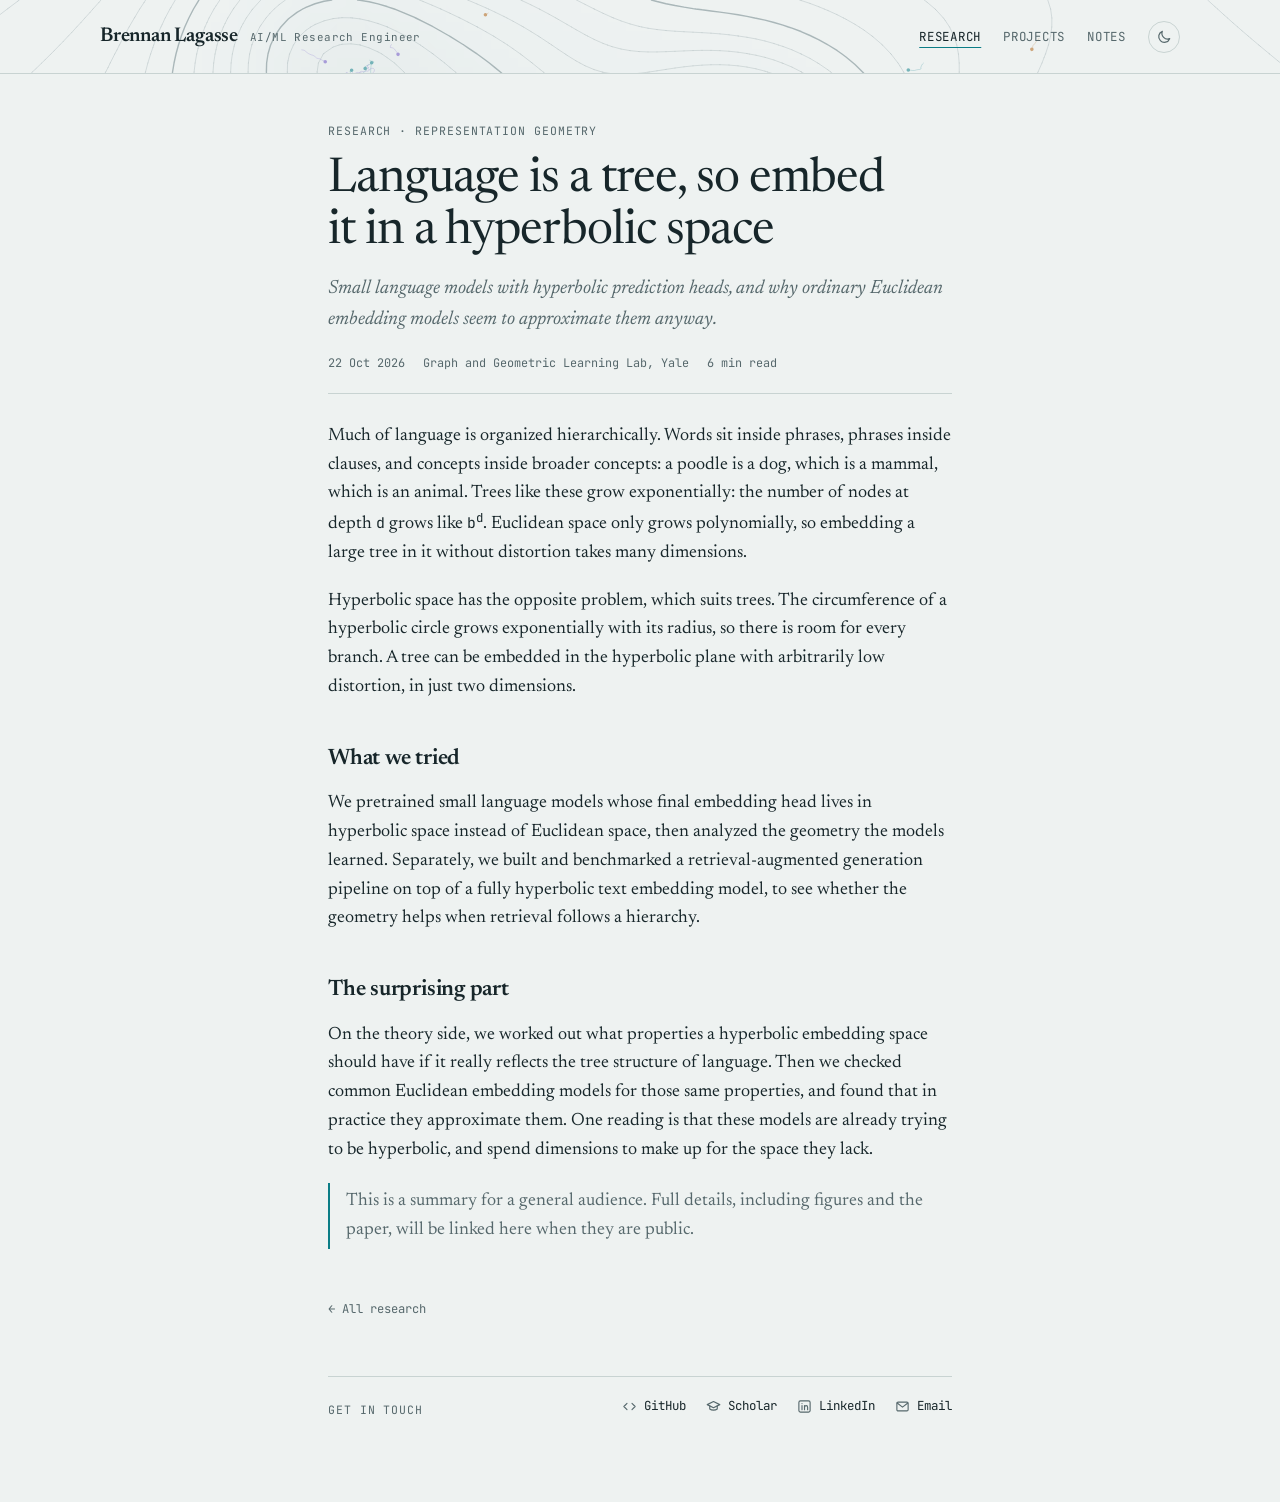
<file: research/hyperbolic-language-models.html>
<!doctype html>
<html lang="en">
<head>
<meta charset="utf-8">
<meta name="viewport" content="width=device-width, initial-scale=1, viewport-fit=cover">
<title>Language is a tree, so embed it in a hyperbolic space · Brennan Lagasse</title>
<meta name="description" content="Small language models with hyperbolic embedding heads, and why Euclidean embedding models seem to approximate them.">
<link rel="preconnect" href="https://fonts.googleapis.com">
<link rel="preconnect" href="https://fonts.gstatic.com" crossorigin>
<link rel="stylesheet" href="https://fonts.googleapis.com/css2?family=Newsreader:ital,opsz,wght@0,6..72,400;0,6..72,600;1,6..72,400&family=JetBrains+Mono:wght@400;500&display=swap">
<link rel="stylesheet" href="../assets/site.css">
<script src="../assets/theme.js"></script>
</head>
<body class="article-page">

<canvas id="field" aria-hidden="true"></canvas>

<div class="site">
  <header class="nav">
    <a class="wordmark" href="../index.html">Brennan Lagasse <small>AI/ML Research Engineer</small></a>
    <div class="nav-right">
      <nav aria-label="Primary">
        <ul>
          <li><a href="../research.html" aria-current="page">Research</a></li>
          <li><a href="../projects.html">Projects</a></li>
          <li><a href="../notes.html">Notes</a></li>
        </ul>
      </nav>
      <button type="button" class="theme-toggle" id="theme-toggle" aria-label="Switch to dark mode">
        <svg id="icon-moon" viewBox="0 0 24 24" fill="none" stroke="currentColor" stroke-width="1.8" stroke-linecap="round" stroke-linejoin="round" aria-hidden="true"><path d="M20.5 14.5A8.5 8.5 0 0 1 9.5 3.5a8.5 8.5 0 1 0 11 11z"/></svg>
        <svg id="icon-sun" viewBox="0 0 24 24" fill="none" stroke="currentColor" stroke-width="1.8" stroke-linecap="round" aria-hidden="true" hidden><circle cx="12" cy="12" r="4"/><path d="M12 2.5v2.2M12 19.3v2.2M2.5 12h2.2M19.3 12h2.2M5.3 5.3l1.6 1.6M17.1 17.1l1.6 1.6M5.3 18.7l1.6-1.6M17.1 6.9l1.6-1.6"/></svg>
      </button>
    </div>
  </header>

  <div class="sheet">
  <main class="column">
    <article>
      <p class="eyebrow">Research · Representation geometry</p>
      <h1>Language is a tree, so embed it in a hyperbolic space</h1>
      <p class="dek">Small language models with hyperbolic prediction heads, and why ordinary Euclidean embedding models seem to approximate them anyway.</p>
      <div class="meta">
        <time datetime="2026-10-22">22 Oct 2026</time>
        <span>Graph and Geometric Learning Lab, Yale</span>
        <span>6 min read</span>
      </div>

      <div class="prose">
        <p>Much of language is organized hierarchically. Words sit inside phrases, phrases inside clauses, and concepts inside broader concepts: a poodle is a dog, which is a mammal, which is an animal. Trees like these grow exponentially: the number of nodes at depth <span class="k">d</span> grows like <span class="k">b<sup>d</sup></span>. Euclidean space only grows polynomially, so embedding a large tree in it without distortion takes many dimensions.</p>

        <p>Hyperbolic space has the opposite problem, which suits trees. The circumference of a hyperbolic circle grows exponentially with its radius, so there is room for every branch. A tree can be embedded in the hyperbolic plane with arbitrarily low distortion, in just two dimensions.</p>

        <h2>What we tried</h2>
        <p>We pretrained small language models whose final embedding head lives in hyperbolic space instead of Euclidean space, then analyzed the geometry the models learned. Separately, we built and benchmarked a retrieval-augmented generation pipeline on top of a fully hyperbolic text embedding model, to see whether the geometry helps when retrieval follows a hierarchy.</p>

        <h2>The surprising part</h2>
        <p>On the theory side, we worked out what properties a hyperbolic embedding space should have if it really reflects the tree structure of language. Then we checked common Euclidean embedding models for those same properties, and found that in practice they approximate them. One reading is that these models are already trying to be hyperbolic, and spend dimensions to make up for the space they lack.</p>

        <p class="callout">This is a summary for a general audience. Full details, including figures and the paper, will be linked here when they are public.</p>
      </div>
    </article>
    <a class="back" href="../research.html">← All research</a>
  </main>

  <footer class="contact" aria-label="Contact">
    <span class="contact-label">Get in touch</span>
    <ul>
      <li><a href="https://github.com/BrennanLagasse"><svg viewBox="0 0 24 24" fill="none" stroke="currentColor" stroke-width="1.8" stroke-linecap="round" stroke-linejoin="round" aria-hidden="true"><path d="M8 7l-5 5 5 5M16 7l5 5-5 5"/></svg>GitHub</a></li>
      <li><a href="https://scholar.google.com/citations?hl=en&amp;user=bope0coAAAAJ"><svg viewBox="0 0 24 24" fill="none" stroke="currentColor" stroke-width="1.8" stroke-linecap="round" stroke-linejoin="round" aria-hidden="true"><path d="M2 9l10-5 10 5-10 5z"/><path d="M6 11v5c3 2.5 9 2.5 12 0v-5"/></svg>Scholar</a></li>
      <li><a href="https://www.linkedin.com/in/brennan-lagasse"><svg viewBox="0 0 24 24" fill="none" stroke="currentColor" stroke-width="1.8" stroke-linecap="round" stroke-linejoin="round" aria-hidden="true"><rect x="3" y="3" width="18" height="18" rx="2.5"/><path d="M8 10.5V17M8 7.2v.1M12 17v-6.5M12 13.5c0-2 1.3-3 2.7-3s2.3 1 2.3 3V17"/></svg>LinkedIn</a></li>
      <li><a href="mailto:brennan.lagasse@yale.edu"><svg viewBox="0 0 24 24" fill="none" stroke="currentColor" stroke-width="1.8" stroke-linecap="round" stroke-linejoin="round" aria-hidden="true"><rect x="3" y="5" width="18" height="14" rx="2"/><path d="M3.5 6.5L12 13l8.5-6.5"/></svg>Email</a></li>
    </ul>
  </footer>
  </div>
</div>

<script src="../assets/basins.js"></script>
</body>
</html>
</file>
<file: assets/site.css>
/* Shared styles. Layout: fixed full-bleed canvas field behind a single veiled reading column. */
:root {
  --bg: #eef2f1;
  --fg: #17262a;
  --muted: #56686c;
  --contour: #3f5a60;
  --tint: #2c6e74;
  --accent: #0b7d86;
  --c-mom: #0b7d86;
  --c-adam: #b0600f;
  --c-muon: #6a4fc2;
  --settled: #6b7f83;
  --veil: rgba(238, 242, 241, 0.86);
  --card: rgba(250, 252, 251, 0.7);
  --line: #c8d3d2;
  --panel: rgba(250, 252, 251, 0.95);
  --font-display: "Newsreader", "Iowan Old Style", Georgia, serif;
  --font-body: "Newsreader", "Iowan Old Style", Georgia, serif;
  --font-mono: "JetBrains Mono", ui-monospace, "SFMono-Regular", Menlo, Consolas, monospace;
}
@media (prefers-color-scheme: dark) {
  :root:not([data-theme="light"]) {
    --bg: #0d1517; --fg: #e3ecea; --muted: #93a7a8; --contour: #7f9ea1; --tint: #3fb7b4;
    --accent: #63d6cc; --c-mom: #63d6cc; --c-adam: #f0b15e; --c-muon: #ad9bf6;
    --settled: #6f8789; --veil: rgba(13, 21, 23, 0.84); --card: rgba(22, 34, 37, 0.7);
    --line: #2a3a3d; --panel: rgba(18, 28, 31, 0.95); color-scheme: dark;
  }
}
:root[data-theme="dark"] {
  --bg: #0d1517; --fg: #e3ecea; --muted: #93a7a8; --contour: #7f9ea1; --tint: #3fb7b4;
  --accent: #63d6cc; --c-mom: #63d6cc; --c-adam: #f0b15e; --c-muon: #ad9bf6;
  --settled: #6f8789; --veil: rgba(13, 21, 23, 0.84); --card: rgba(22, 34, 37, 0.7);
  --line: #2a3a3d; --panel: rgba(18, 28, 31, 0.95); color-scheme: dark;
}

[hidden] { display: none !important; }
*, *::before, *::after { box-sizing: border-box; }
html, body { min-height: 100%; }
body {
  margin: 0;
  background: var(--bg);
  color: var(--fg);
  font-family: var(--font-body);
  font-size: 1.125rem;
  line-height: 1.6;
}
a { color: inherit; }
a:focus-visible, button:focus-visible { outline: 2px solid var(--accent); outline-offset: 2px; }

#field {
  position: fixed; inset: 0; width: 100%; height: 100%;
  display: block; z-index: 0; opacity: 0.55;
}

.site {
  position: relative; z-index: 1;
  padding-left: max(16px, env(safe-area-inset-left, 0px));
  padding-right: max(16px, env(safe-area-inset-right, 0px));
  padding-block: 20px 64px;
}

/* ---------- Nav ---------- */
.nav {
  max-width: 1080px; margin: 0 auto;
  display: flex; flex-wrap: wrap; gap: 12px 28px; align-items: baseline; justify-content: space-between;
}
.wordmark { font-family: var(--font-display); font-weight: 600; font-size: 1.25rem; letter-spacing: -0.01em; text-decoration: none; }
.wordmark small { font-family: var(--font-mono); font-size: 0.68rem; font-weight: 400; color: var(--muted); margin-left: 8px; letter-spacing: 0.04em; }
.nav ul { list-style: none; margin: 0; padding: 0; display: flex; flex-wrap: wrap; gap: 6px 22px; }
.nav ul a { color: var(--muted); text-decoration: none; font-family: var(--font-mono); font-size: 0.78rem; letter-spacing: 0.06em; text-transform: uppercase; }
.nav ul a:hover, .nav ul a[aria-current="page"] { color: var(--fg); }
.nav ul a[aria-current="page"] { text-decoration: underline; text-underline-offset: 6px; text-decoration-color: var(--accent); }
.nav-right { display: flex; flex-wrap: wrap; align-items: center; gap: 10px 22px; }
.theme-toggle {
  width: 32px; height: 32px; padding: 0; flex: none;
  display: inline-grid; place-items: center;
  background: transparent; color: var(--muted);
  border: 1px solid var(--line); border-radius: 50%; cursor: pointer;
}
.theme-toggle:hover { color: var(--fg); border-color: var(--muted); }
.theme-toggle svg { width: 16px; height: 16px; display: block; }

/* ---------- Column ---------- */
.column {
  max-width: 720px; margin: 64px auto 0;
  background: var(--veil);
  padding: 40px clamp(18px, 4vw, 48px) 44px;
  border-radius: 4px;
  backdrop-filter: blur(1.5px); -webkit-backdrop-filter: blur(1.5px);
}
.eyebrow { font-family: var(--font-mono); font-size: 0.72rem; letter-spacing: 0.08em; text-transform: uppercase; color: var(--muted); margin: 0 0 14px; }
h1 { font-family: var(--font-display); font-weight: 400; font-size: clamp(2rem, 5vw, 3rem); line-height: 1.08; letter-spacing: -0.02em; margin: 0 0 16px; text-wrap: balance; }
.dek { font-style: italic; color: var(--muted); font-size: 1.2rem; margin: 0 0 8px; text-wrap: pretty; }

/* ---------- Landing ---------- */
.hero p { margin: 0 0 1em; text-wrap: pretty; }
.hero .lede { font-size: 1.3rem; line-height: 1.5; }
.objectives { list-style: none; padding: 0; margin: 20px 0 0; display: grid; gap: 8px; }
.objectives li { display: grid; grid-template-columns: 22px 1fr; gap: 8px; }
.objectives li::before { content: "→"; font-family: var(--font-mono); font-size: 0.85rem; color: var(--accent); padding-top: 3px; }

.section { margin-top: 52px; }
.section-head {
  display: flex; justify-content: space-between; align-items: baseline; gap: 16px;
  border-bottom: 1px solid var(--line); padding-bottom: 10px; margin-bottom: 8px;
}
.section-head h2 { font-family: var(--font-mono); font-weight: 500; font-size: 0.78rem; letter-spacing: 0.08em; text-transform: uppercase; margin: 0; }
.section-head a { font-family: var(--font-mono); font-size: 0.74rem; color: var(--muted); text-decoration: none; }
.section-head a:hover { color: var(--fg); }

/* ---------- Entry list (shared by landing and index pages) ---------- */
.entries { list-style: none; margin: 0; padding: 0; }
.entries li + li { border-top: 1px solid var(--line); }
.entry {
  display: grid; grid-template-columns: 44px 1fr auto; gap: 4px 18px; align-items: start;
  padding: 18px 8px; margin: 0 -8px; border-radius: 4px;
  text-decoration: none; color: inherit;
  transition: background-color 160ms ease;
}
.entry:hover { background: var(--card); }
.entry-icon {
  grid-column: 1; grid-row: 1 / span 2;
  width: 44px; height: 44px; display: grid; place-items: center;
  border: 1px solid var(--line); border-radius: 6px; color: var(--accent);
  background: var(--card);
}
.entry-icon svg { width: 22px; height: 22px; }
.entry-title { grid-column: 2; grid-row: 1; font-family: var(--font-display); font-size: 1.25rem; line-height: 1.3; font-weight: 600; letter-spacing: -0.01em; margin: 0; text-wrap: balance; }
.entry:hover .entry-title { text-decoration: underline; text-decoration-color: var(--accent); text-underline-offset: 4px; }
.entry-date { grid-column: 3; grid-row: 1; font-family: var(--font-mono); font-size: 0.72rem; color: var(--muted); white-space: nowrap; padding-top: 6px; font-variant-numeric: tabular-nums; }
.entry-blurb { grid-column: 2 / 4; grid-row: 2; margin: 0; color: var(--muted); font-size: 1.02rem; line-height: 1.5; text-wrap: pretty; }
.entry-tags { font-family: var(--font-mono); font-size: 0.68rem; letter-spacing: 0.04em; color: var(--muted); display: block; margin-top: 6px; }

/* ---------- Article ---------- */
.prose { margin-top: 28px; }
.prose p, .prose ul, .prose ol { margin: 0 0 1.05em; }
.prose h2 { font-family: var(--font-display); font-weight: 600; font-size: 1.4rem; margin: 1.8em 0 0.5em; letter-spacing: -0.01em; }
.prose code, .k { font-family: var(--font-mono); font-size: 0.82em; }
.prose a { text-decoration-color: var(--accent); text-underline-offset: 3px; }
.meta { display: flex; flex-wrap: wrap; gap: 6px 18px; font-family: var(--font-mono); font-size: 0.74rem; color: var(--muted); margin: 18px 0 0; padding-bottom: 20px; border-bottom: 1px solid var(--line); }
.callout { border-left: 2px solid var(--accent); padding: 4px 0 4px 16px; color: var(--muted); }
.figures { display: grid; grid-template-columns: repeat(auto-fit, minmax(140px, 1fr)); gap: 12px; margin: 24px 0; }
.figure { border: 1px solid var(--line); border-radius: 6px; padding: 14px; background: var(--card); }
.figure b { display: block; font-family: var(--font-display); font-size: 1.8rem; font-weight: 400; line-height: 1.1; }
.figure span { font-family: var(--font-mono); font-size: 0.7rem; color: var(--muted); }
.legend { display: grid; gap: 10px; margin: 26px 0; padding: 18px 0; border-top: 1px solid var(--line); border-bottom: 1px solid var(--line); font-size: 1rem; }
.legend div { display: grid; grid-template-columns: 34px 1fr; gap: 12px; align-items: center; }
.sw { display: block; }
.sw.minor { border-top: 1px solid var(--contour); opacity: 0.6; }
.sw.major { border-top: 2px solid var(--contour); }
.dots { display: flex; gap: 4px; align-items: center; }
.dot { width: 8px; height: 8px; border-radius: 50%; display: inline-block; flex: none; }
.dot.mom { background: var(--c-mom); } .dot.adam { background: var(--c-adam); } .dot.muon { background: var(--c-muon); } .dot.rest { background: var(--settled); }
.back { display: inline-block; margin-top: 32px; font-family: var(--font-mono); font-size: 0.76rem; color: var(--muted); text-decoration: none; }
.back:hover { color: var(--fg); }

/* ---------- Contact bar ---------- */
.contact {
  max-width: 720px; margin: 20px auto 0;
  background: var(--veil);
  backdrop-filter: blur(1.5px); -webkit-backdrop-filter: blur(1.5px);
  border-radius: 4px;
  padding: 14px clamp(18px, 4vw, 48px);
  display: flex; flex-wrap: wrap; align-items: center; justify-content: space-between; gap: 10px 24px;
}
.contact-label { font-family: var(--font-mono); font-size: 0.72rem; letter-spacing: 0.08em; text-transform: uppercase; color: var(--muted); }
.contact ul { list-style: none; margin: 0; padding: 0; display: flex; flex-wrap: wrap; gap: 8px 20px; }
.contact a {
  display: inline-flex; align-items: center; gap: 7px;
  font-family: var(--font-mono); font-size: 0.78rem; color: var(--fg); text-decoration: none;
}
.contact a:hover { color: var(--accent); }
.contact svg { width: 15px; height: 15px; flex: none; color: var(--muted); }
.contact a:hover svg { color: var(--accent); }

/* ---------- Article pages: opaque sheet below the nav ---------- */
body.article-page .site {
  display: flex; flex-direction: column; min-height: 100vh; padding-bottom: 0;
}
body.article-page .nav { width: 100%; }
.sheet {
  flex: 1;
  margin: 20px calc(-1 * max(16px, env(safe-area-inset-right, 0px))) 0 calc(-1 * max(16px, env(safe-area-inset-left, 0px)));
  padding: 0 max(16px, env(safe-area-inset-right, 0px)) 64px max(16px, env(safe-area-inset-left, 0px));
  background: var(--bg);
  border-top: 1px solid var(--line);
}
.sheet .column, .sheet .contact { background: none; backdrop-filter: none; -webkit-backdrop-filter: none; }
.sheet .column { margin-top: 0; padding-top: 48px; }
.sheet .contact {
  border-radius: 0; margin-top: 8px;
  background: linear-gradient(var(--line), var(--line)) top center / calc(100% - 2 * clamp(18px, 4vw, 48px)) 1px no-repeat;
  padding-top: 20px;
}

/* ---------- Landing: tuning panel, stats HUD, showcase view ---------- */
body.has-panel .site { padding-bottom: 130px; }
#field { transition: opacity 600ms ease; }
.site { transition: opacity 500ms ease; }
body.showcase #field { opacity: 1; }
body.showcase .site { opacity: 0; pointer-events: none; }

.hud {
  position: fixed; z-index: 2;
  left: max(16px, env(safe-area-inset-left, 0px));
  bottom: calc(16px + env(safe-area-inset-bottom, 0px));
  font-family: var(--font-mono); font-size: 0.7rem; letter-spacing: 0.02em;
  color: var(--muted); font-variant-numeric: tabular-nums;
  display: grid; gap: 2px; pointer-events: none;
  text-shadow: 0 0 6px var(--bg), 0 0 2px var(--bg);
}
.hud b { color: var(--fg); font-weight: 500; }

.panel {
  position: fixed; z-index: 3;
  right: max(16px, env(safe-area-inset-right, 0px));
  bottom: calc(16px + env(safe-area-inset-bottom, 0px));
  width: min(310px, calc(100vw - 32px));
  max-height: calc(100vh - 32px - env(safe-area-inset-top, 0px) - env(safe-area-inset-bottom, 0px));
  overflow-y: auto;
  background: var(--panel);
  border: 1px solid var(--line); border-radius: 6px;
  font-family: var(--font-mono); font-size: 0.74rem; line-height: 1.6;
  color: var(--fg);
  box-shadow: 0 6px 24px rgba(0,0,0,0.08);
}
.panel summary {
  cursor: pointer; list-style: none; padding: 10px 14px;
  display: flex; justify-content: space-between; align-items: center;
  letter-spacing: 0.06em; text-transform: uppercase;
}
.panel summary::-webkit-details-marker { display: none; }
.panel summary::after { content: "+"; color: var(--muted); font-size: 1rem; }
.panel[open] summary::after { content: "–"; }
.panel summary:focus-visible { outline: 2px solid var(--accent); outline-offset: -2px; }
.panel-body { padding: 12px 14px 14px; display: grid; gap: 12px; border-top: 1px solid var(--line); }
.panel .group { display: grid; gap: 5px; }
.panel .group-label { color: var(--muted); }
.seg { display: grid; grid-template-columns: repeat(var(--n, 2), 1fr); border: 1px solid var(--line); border-radius: 4px; overflow: hidden; }
.seg button { font: inherit; background: transparent; color: var(--muted); border: 0; padding: 7px 4px; cursor: pointer; display: inline-flex; gap: 6px; align-items: center; justify-content: center; }
.seg button + button { border-left: 1px solid var(--line); }
.seg.grid2 { grid-template-columns: 1fr 1fr; }
.seg.grid2 button:nth-child(3) { border-left: 0; }
.seg.grid2 button:nth-child(n+3) { border-top: 1px solid var(--line); }
.seg button[aria-pressed="true"] { background: var(--fg); color: var(--bg); }
.panel .rule { margin: 0; padding: 8px 10px; border-left: 2px solid var(--line); color: var(--muted); line-height: 1.5; font-size: 0.7rem; }
.panel .rule b { color: var(--fg); font-weight: 500; }
.panel .row { display: grid; gap: 4px; }
.panel .row label { display: flex; justify-content: space-between; color: var(--muted); }
.panel .row output { color: var(--fg); font-variant-numeric: tabular-nums; }
.panel input[type="range"] { width: 100%; accent-color: var(--accent); margin: 0; }
.panel input:focus-visible { outline: 2px solid var(--accent); outline-offset: 2px; }
.btns { display: grid; grid-template-columns: 1fr 1fr; gap: 8px; }
.btns button {
  font: inherit; padding: 7px 4px; cursor: pointer; border-radius: 4px;
  background: transparent; color: var(--fg); border: 1px solid var(--line);
}
.btns button:hover { border-color: var(--fg); }

@media (max-width: 560px) {
  .hud { display: none; }
  .column { margin-top: 36px; }
  .entry { grid-template-columns: 40px 1fr; column-gap: 14px; }
  .entry-icon { width: 40px; height: 40px; grid-column: 1; grid-row: 1 / span 3; }
  .entry-date { grid-column: 2; grid-row: 1; padding-top: 0; }
  .entry-title { grid-column: 2; grid-row: 2; }
  .entry-blurb { grid-column: 2; grid-row: 3; }
}
@media (prefers-reduced-motion: reduce) {
  .entry { transition: none; }
}
</file>
